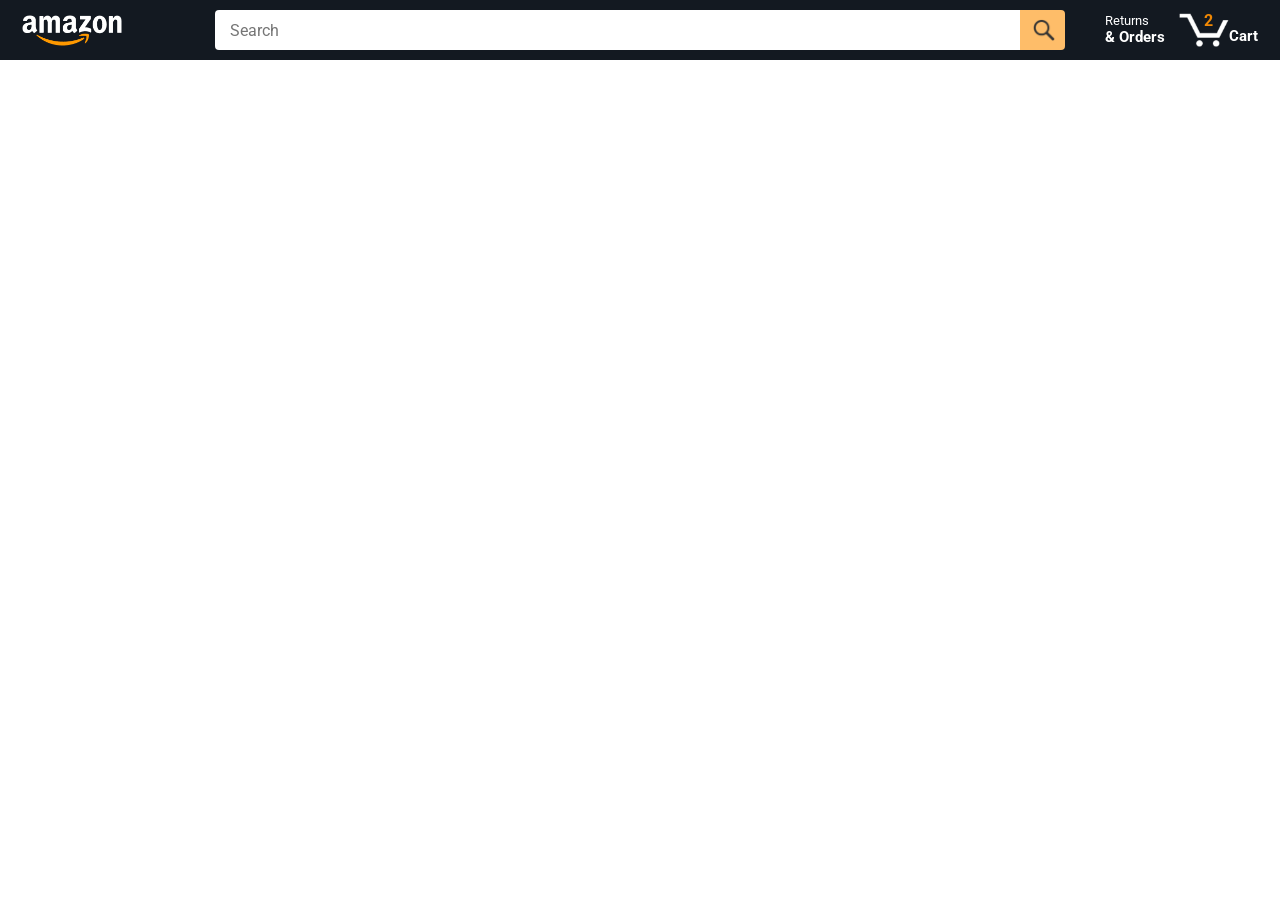
<file: index.html>
<!DOCTYPE html>
<html>
  <head>
    <title>Amazon Project</title>

    <!-- This code is needed for responsive design to work.
      (Responsive design = make the website look good on
      smaller screen sizes like a phone or a tablet). -->
    <meta name="viewport" content="width=device-width, initial-scale=1">

    <!-- Load a font called Roboto from Google Fonts. -->
    <link rel="preconnect" href="https://fonts.googleapis.com">
    <link rel="preconnect" href="https://fonts.gstatic.com" crossorigin>
    <link href="https://fonts.googleapis.com/css2?family=Roboto:wght@400;500;700&display=swap" rel="stylesheet">

    <!-- Here are the CSS files for this page. -->
    <link rel="stylesheet" href="styles/shared/general.css">
    <link rel="stylesheet" href="styles/shared/amazon-header.css">
    <link rel="stylesheet" href="styles/pages/amazon.css">
  </head>
  <body>
    <div class="amazon-header">
      <div class="amazon-header-left-section">
        <a href="index.html" class="header-link">
          <img class="amazon-logo"
            src="images/amazon-logo-white.png">
          <img class="amazon-mobile-logo"
            src="images/amazon-mobile-logo-white.png">
        </a>
      </div>

      <div class="amazon-header-middle-section search-container">
        
        <input class="search-bar" type="text" placeholder="Search" autocomplete="on">

        <div class="suggestions"></div>

        <button class="search-button">
          <img class="search-icon" src="images/icons/search-icon.png">
        </button>
      </div>

      <div class="amazon-header-right-section">
        <a class="orders-link header-link" href="orders.html">
          <span class="returns-text">Returns</span>
          <span class="orders-text">& Orders</span>
        </a>

        <a class="cart-link header-link" href="checkout.html">
          <img class="cart-icon" src="images/icons/cart-icon.png">
          <div class="cart-quantity js-cart-quantity"></div>
          <div class="cart-text">Cart</div>
        </a>
      </div>
    </div>
    
    <div class="main">
      <div class="products-grid js-products-grid">
        
      </div>
    </div>

    <!-- <script src="data/products.js"></script> -->
    <script src="scripts/amazon.js" type="module"></script>
    <script src="scripts/searchBar.js" type="module"></script>
  </body>
</html>
</file>
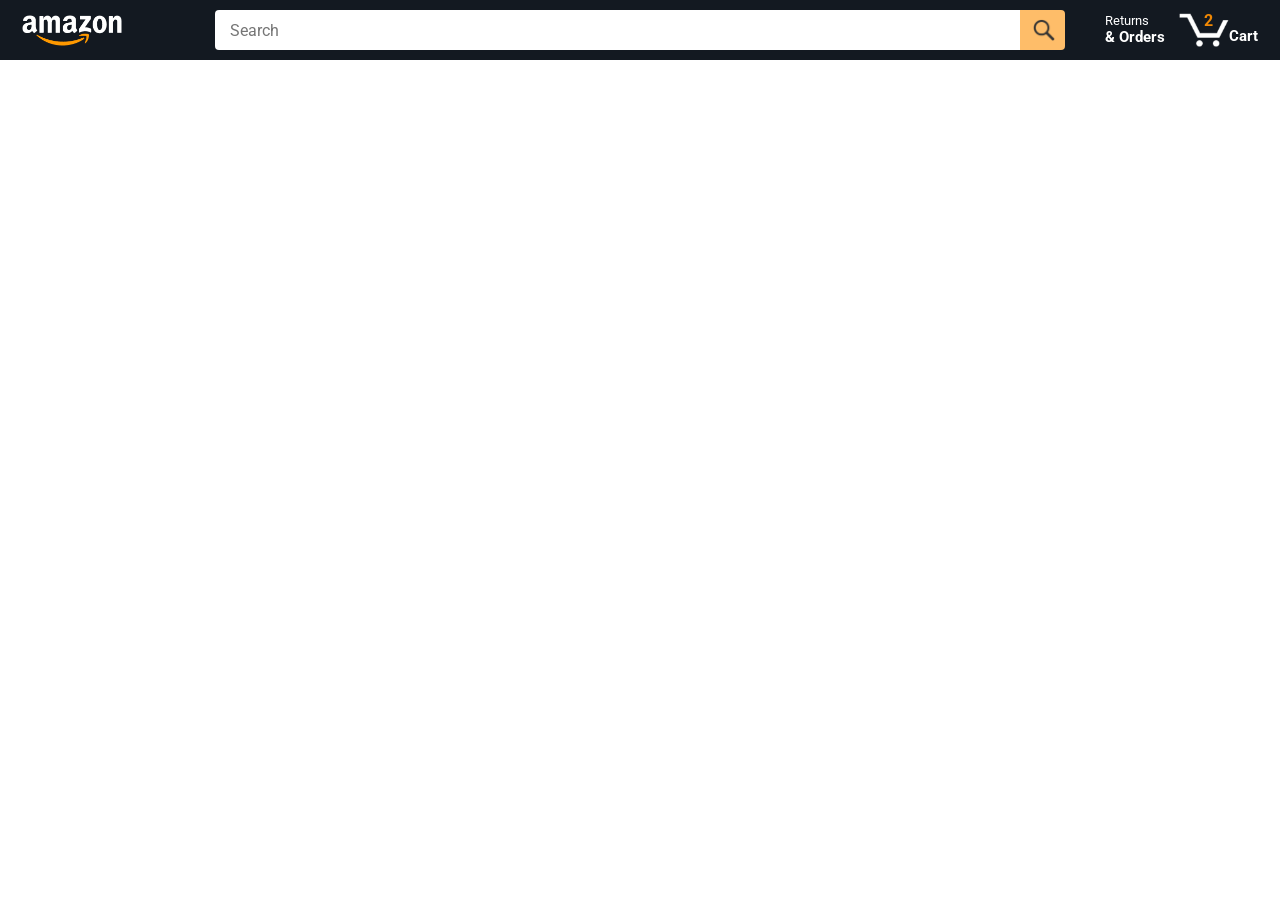
<file: amazon.html>
<!DOCTYPE html>
<html>
  <head>
    <title>Amazon Project</title>

    <!-- This code is needed for responsive design to work.
      (Responsive design = make the website look good on
      smaller screen sizes like a phone or a tablet). -->
    <meta name="viewport" content="width=device-width, initial-scale=1">

    <!-- Load a font called Roboto from Google Fonts. -->
    <link rel="preconnect" href="https://fonts.googleapis.com">
    <link rel="preconnect" href="https://fonts.gstatic.com" crossorigin>
    <link href="https://fonts.googleapis.com/css2?family=Roboto:wght@400;500;700&display=swap" rel="stylesheet">

    <!-- Here are the CSS files for this page. -->
    <link rel="stylesheet" href="styles/shared/general.css">
    <link rel="stylesheet" href="styles/shared/amazon-header.css">
    <link rel="stylesheet" href="styles/pages/amazon.css">
  </head>
  <body>
    <div class="amazon-header">
      <div class="amazon-header-left-section">
        <a href="amazon.html" class="header-link">
          <img class="amazon-logo"
            src="images/amazon-logo-white.png">
          <img class="amazon-mobile-logo"
            src="images/amazon-mobile-logo-white.png">
        </a>
      </div>

      <div class="amazon-header-middle-section">
        <input class="search-bar" type="text" placeholder="Search">

        <button class="search-button">
          <img class="search-icon" src="images/icons/search-icon.png">
        </button>
      </div>

      <div class="amazon-header-right-section">
        <a class="orders-link header-link" href="orders.html">
          <span class="returns-text">Returns</span>
          <span class="orders-text">& Orders</span>
        </a>

        <a class="cart-link header-link" href="checkout.html">
          <img class="cart-icon" src="images/icons/cart-icon.png">
          <div class="cart-quantity js-cart-quantity"></div>
          <div class="cart-text">Cart</div>
        </a>
      </div>
    </div>
    
    <div class="main">
      <div class="products-grid js-products-grid">
        
      </div>
    </div>

    <!-- <script src="data/products.js"></script> -->
    <script src="scripts/amazon.js" type="module"></script>
  </body>
</html>
</file>
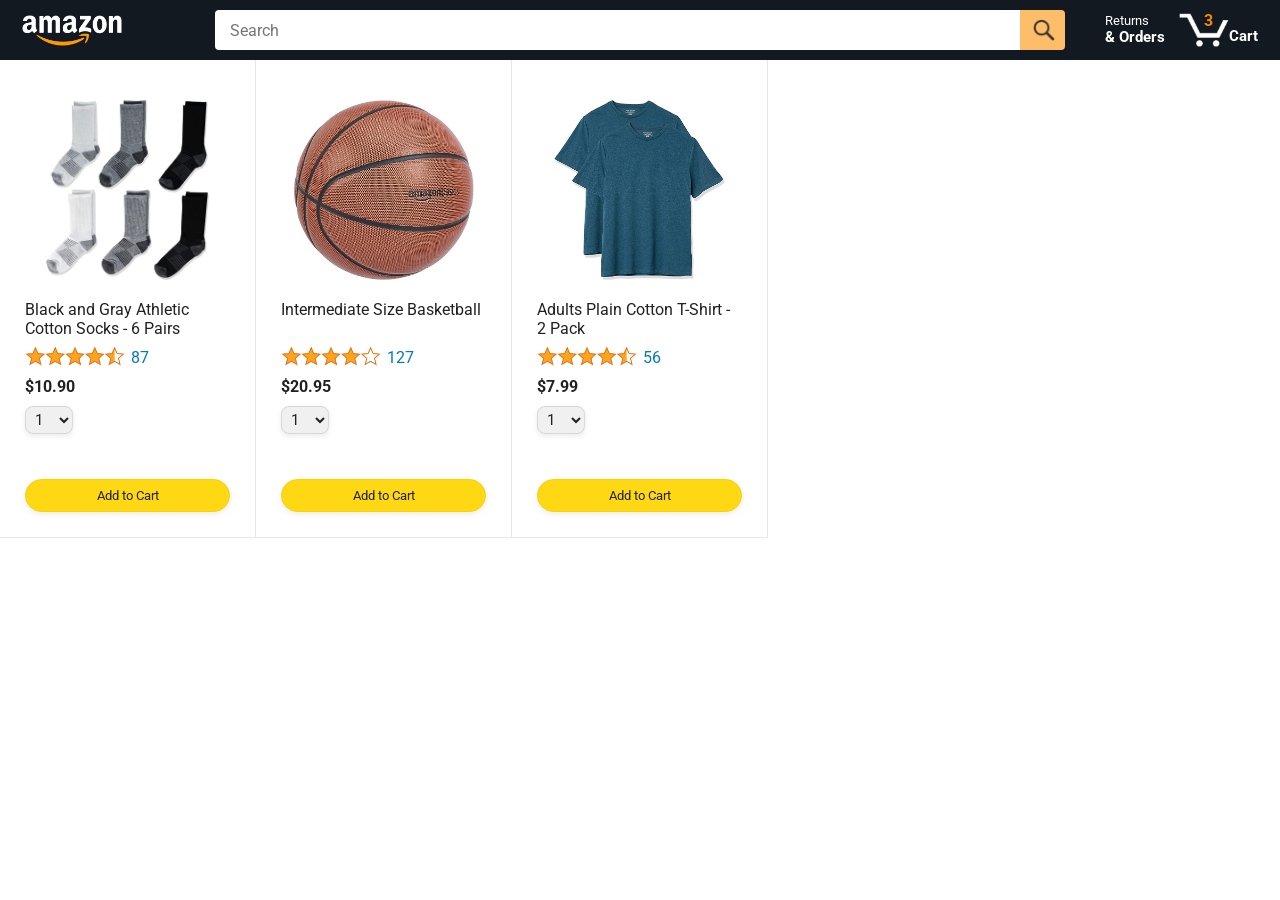
<file: javascript-amazon-project-main/amazon.html>
<!DOCTYPE html>
<html>
  <head>
    <title>Amazon Project</title>

    <!-- This code is needed for responsive design to work.
      (Responsive design = make the website look good on
      smaller screen sizes like a phone or a tablet). -->
    <meta name="viewport" content="width=device-width, initial-scale=1">

    <!-- Load a font called Roboto from Google Fonts. -->
    <link rel="preconnect" href="https://fonts.googleapis.com">
    <link rel="preconnect" href="https://fonts.gstatic.com" crossorigin>
    <link href="https://fonts.googleapis.com/css2?family=Roboto:wght@400;500;700&display=swap" rel="stylesheet">

    <!-- Here are the CSS files for this page. -->
    <link rel="stylesheet" href="styles/shared/general.css">
    <link rel="stylesheet" href="styles/shared/amazon-header.css">
    <link rel="stylesheet" href="styles/pages/amazon.css">
  </head>
  <body>
    <div class="amazon-header">
      <div class="amazon-header-left-section">
        <a href="amazon.html" class="header-link">
          <img class="amazon-logo"
            src="images/amazon-logo-white.png">
          <img class="amazon-mobile-logo"
            src="images/amazon-mobile-logo-white.png">
        </a>
      </div>

      <div class="amazon-header-middle-section">
        <input class="search-bar" type="text" placeholder="Search">

        <button class="search-button">
          <img class="search-icon" src="images/icons/search-icon.png">
        </button>
      </div>

      <div class="amazon-header-right-section">
        <a class="orders-link header-link" href="orders.html">
          <span class="returns-text">Returns</span>
          <span class="orders-text">& Orders</span>
        </a>

        <a class="cart-link header-link" href="checkout.html">
          <img class="cart-icon" src="images/icons/cart-icon.png">
          <div class="cart-quantity">3</div>
          <div class="cart-text">Cart</div>
        </a>
      </div>
    </div>
    
    <div class="main">
      <div class="products-grid">
        <div class="product-container">
          <div class="product-image-container">
            <img class="product-image"
              src="images/products/athletic-cotton-socks-6-pairs.jpg">
          </div>

          <div class="product-name limit-text-to-2-lines">
            Black and Gray Athletic Cotton Socks - 6 Pairs
          </div>

          <div class="product-rating-container">
            <img class="product-rating-stars"
              src="images/ratings/rating-45.png">
            <div class="product-rating-count link-primary">
              87
            </div>
          </div>

          <div class="product-price">
            $10.90
          </div>

          <div class="product-quantity-container">
            <select>
              <option selected value="1">1</option>
              <option value="2">2</option>
              <option value="3">3</option>
              <option value="4">4</option>
              <option value="5">5</option>
              <option value="6">6</option>
              <option value="7">7</option>
              <option value="8">8</option>
              <option value="9">9</option>
              <option value="10">10</option>
            </select>
          </div>

          <div class="product-spacer"></div>

          <div class="added-to-cart">
            <img src="images/icons/checkmark.png">
            Added
          </div>

          <button class="add-to-cart-button button-primary">
            Add to Cart
          </button>
        </div>

        <div class="product-container">
          <div class="product-image-container">
            <img class="product-image"
              src="images/products/intermediate-composite-basketball.jpg">
          </div>

          <div class="product-name limit-text-to-2-lines">
            Intermediate Size Basketball
          </div>

          <div class="product-rating-container">
            <img class="product-rating-stars"
              src="images/ratings/rating-40.png">
            <div class="product-rating-count link-primary">
              127
            </div>
          </div>

          <div class="product-price">
            $20.95
          </div>

          <div class="product-quantity-container">
            <select>
              <option selected value="1">1</option>
              <option value="2">2</option>
              <option value="3">3</option>
              <option value="4">4</option>
              <option value="5">5</option>
              <option value="6">6</option>
              <option value="7">7</option>
              <option value="8">8</option>
              <option value="9">9</option>
              <option value="10">10</option>
            </select>
          </div>

          <div class="product-spacer"></div>

          <div class="added-to-cart">
            <img src="images/icons/checkmark.png">
            Added
          </div>

          <button class="add-to-cart-button button-primary">
            Add to Cart
          </button>
        </div>

        <div class="product-container">
          <div class="product-image-container">
            <img class="product-image"
              src="images/products/adults-plain-cotton-tshirt-2-pack-teal.jpg">
          </div>

          <div class="product-name limit-text-to-2-lines">
            Adults Plain Cotton T-Shirt - 2 Pack
          </div>

          <div class="product-rating-container">
            <img class="product-rating-stars"
              src="images/ratings/rating-45.png">
            <div class="product-rating-count link-primary">
              56
            </div>
          </div>

          <div class="product-price">
            $7.99
          </div>

          <div class="product-quantity-container">
            <select>
              <option selected value="1">1</option>
              <option value="2">2</option>
              <option value="3">3</option>
              <option value="4">4</option>
              <option value="5">5</option>
              <option value="6">6</option>
              <option value="7">7</option>
              <option value="8">8</option>
              <option value="9">9</option>
              <option value="10">10</option>
            </select>
          </div>

          <div class="product-spacer"></div>

          <div class="added-to-cart">
            <img src="images/icons/checkmark.png">
            Added
          </div>

          <button class="add-to-cart-button button-primary">
            Add to Cart
          </button>
        </div>
      </div>
    </div>
  </body>
</html>
</file>
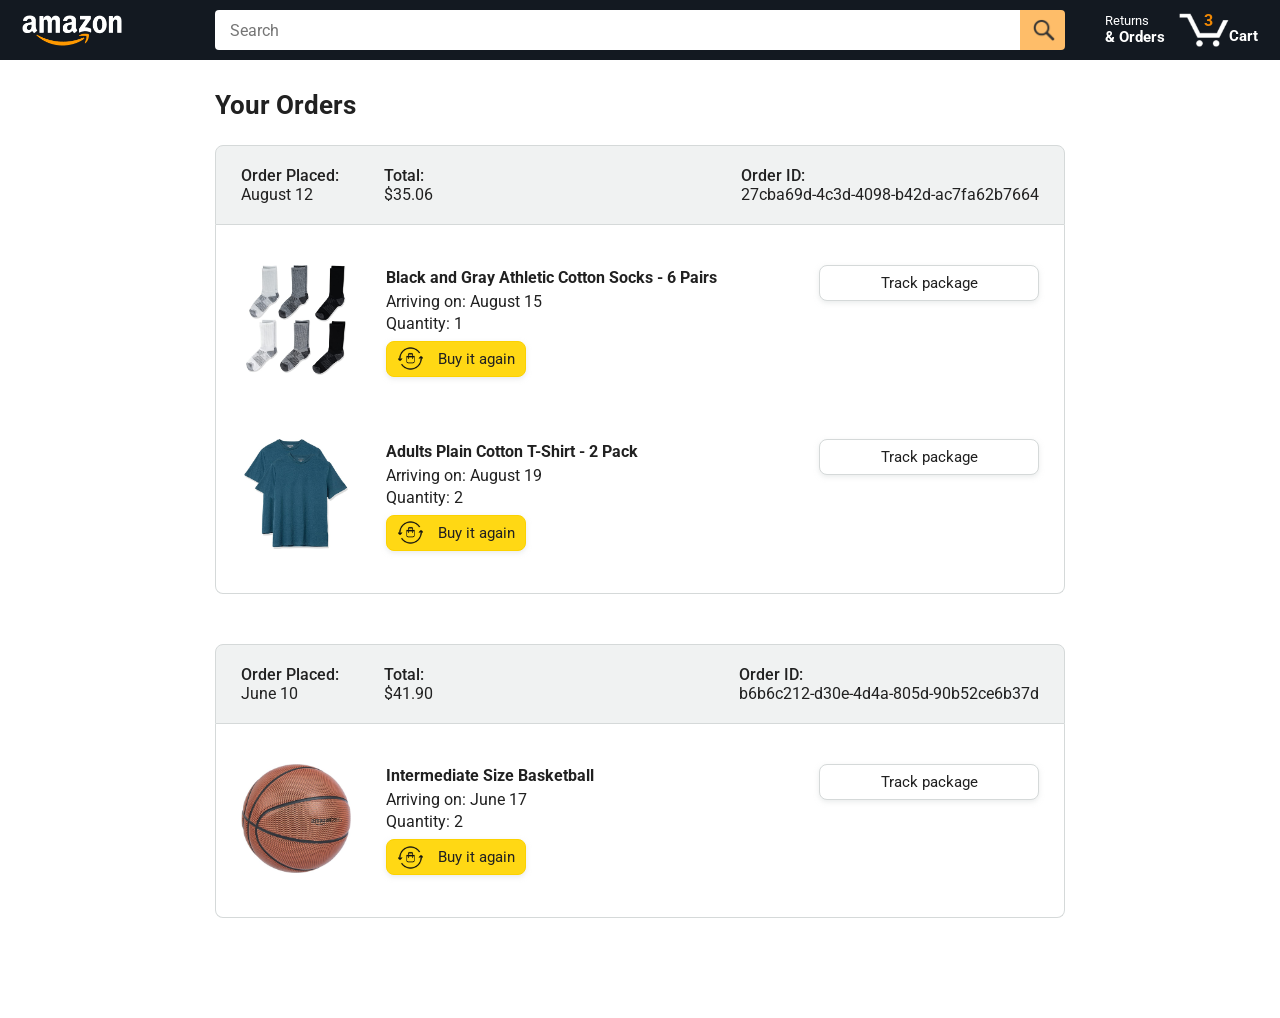
<file: javascript-amazon-project-main/orders.html>
<!DOCTYPE html>
<html>
  <head>
    <title>Orders</title>

    <!-- This code is needed for responsive design to work.
      (Responsive design = make the website look good on
      smaller screen sizes like a phone or a tablet). -->
    <meta name="viewport" content="width=device-width, initial-scale=1">

    <!-- Load a font called Roboto from Google Fonts. -->
    <link rel="preconnect" href="https://fonts.googleapis.com">
    <link rel="preconnect" href="https://fonts.gstatic.com" crossorigin>
    <link href="https://fonts.googleapis.com/css2?family=Roboto:wght@400;500;700&display=swap" rel="stylesheet">

    <!-- Here are the CSS files for this page. -->
    <link rel="stylesheet" href="styles/shared/general.css">
    <link rel="stylesheet" href="styles/shared/amazon-header.css">
    <link rel="stylesheet" href="styles/pages/orders.css">
  </head>
  <body>
    <div class="amazon-header">
      <div class="amazon-header-left-section">
        <a href="amazon.html" class="header-link">
          <img class="amazon-logo"
            src="images/amazon-logo-white.png">
          <img class="amazon-mobile-logo"
            src="images/amazon-mobile-logo-white.png">
        </a>
      </div>

      <div class="amazon-header-middle-section">
        <input class="search-bar" type="text" placeholder="Search">

        <button class="search-button">
          <img class="search-icon" src="images/icons/search-icon.png">
        </button>
      </div>

      <div class="amazon-header-right-section">
        <a class="orders-link header-link" href="orders.html">
          <span class="returns-text">Returns</span>
          <span class="orders-text">& Orders</span>
        </a>

        <a class="cart-link header-link" href="checkout.html">
          <img class="cart-icon" src="images/icons/cart-icon.png">
          <div class="cart-quantity">3</div>
          <div class="cart-text">Cart</div>
        </a>
      </div>
    </div>

    <div class="main">
      <div class="page-title">Your Orders</div>

      <div class="orders-grid">
        <div class="order-container">
          
          <div class="order-header">
            <div class="order-header-left-section">
              <div class="order-date">
                <div class="order-header-label">Order Placed:</div>
                <div>August 12</div>
              </div>
              <div class="order-total">
                <div class="order-header-label">Total:</div>
                <div>$35.06</div>
              </div>
            </div>

            <div class="order-header-right-section">
              <div class="order-header-label">Order ID:</div>
              <div>27cba69d-4c3d-4098-b42d-ac7fa62b7664</div>
            </div>
          </div>

          <div class="order-details-grid">
            <div class="product-image-container">
              <img src="images/products/athletic-cotton-socks-6-pairs.jpg">
            </div>

            <div class="product-details">
              <div class="product-name">
                Black and Gray Athletic Cotton Socks - 6 Pairs
              </div>
              <div class="product-delivery-date">
                Arriving on: August 15
              </div>
              <div class="product-quantity">
                Quantity: 1
              </div>
              <button class="buy-again-button button-primary">
                <img class="buy-again-icon" src="images/icons/buy-again.png">
                <span class="buy-again-message">Buy it again</span>
              </button>
            </div>

            <div class="product-actions">
              <a href="tracking.html">
                <button class="track-package-button button-secondary">
                  Track package
                </button>
              </a>
            </div>

            <div class="product-image-container">
              <img src="images/products/adults-plain-cotton-tshirt-2-pack-teal.jpg">
            </div>

            <div class="product-details">
              <div class="product-name">
                Adults Plain Cotton T-Shirt - 2 Pack
              </div>
              <div class="product-delivery-date">
                Arriving on: August 19
              </div>
              <div class="product-quantity">
                Quantity: 2
              </div>
              <button class="buy-again-button button-primary">
                <img class="buy-again-icon" src="images/icons/buy-again.png">
                <span class="buy-again-message">Buy it again</span>
              </button>
            </div>

            <div class="product-actions">
              <a href="tracking.html">
                <button class="track-package-button button-secondary">
                  Track package
                </button>
              </a>
            </div>
          </div>
        </div>

        <div class="order-container">

          <div class="order-header">
            <div class="order-header-left-section">
              <div class="order-date">
                <div class="order-header-label">Order Placed:</div>
                <div>June 10</div>
              </div>
              <div class="order-total">
                <div class="order-header-label">Total:</div>
                <div>$41.90</div>
              </div>
            </div>

            <div class="order-header-right-section">
              <div class="order-header-label">Order ID:</div>
              <div>b6b6c212-d30e-4d4a-805d-90b52ce6b37d</div>
            </div>
          </div>

          <div class="order-details-grid">
            <div class="product-image-container">
              <img src="images/products/intermediate-composite-basketball.jpg">
            </div>

            <div class="product-details">
              <div class="product-name">
                Intermediate Size Basketball
              </div>
              <div class="product-delivery-date">
                Arriving on: June 17
              </div>
              <div class="product-quantity">
                Quantity: 2
              </div>
              <button class="buy-again-button button-primary">
                <img class="buy-again-icon" src="images/icons/buy-again.png">
                <span class="buy-again-message">Buy it again</span>
              </button>
            </div>

            <div class="product-actions">
              <a href="tracking.html">
                <button class="track-package-button button-secondary">
                  Track package
                </button>
              </a>
            </div>
          </div>
        </div>
      </div>
    </div>
  </body>
</html>
</file>
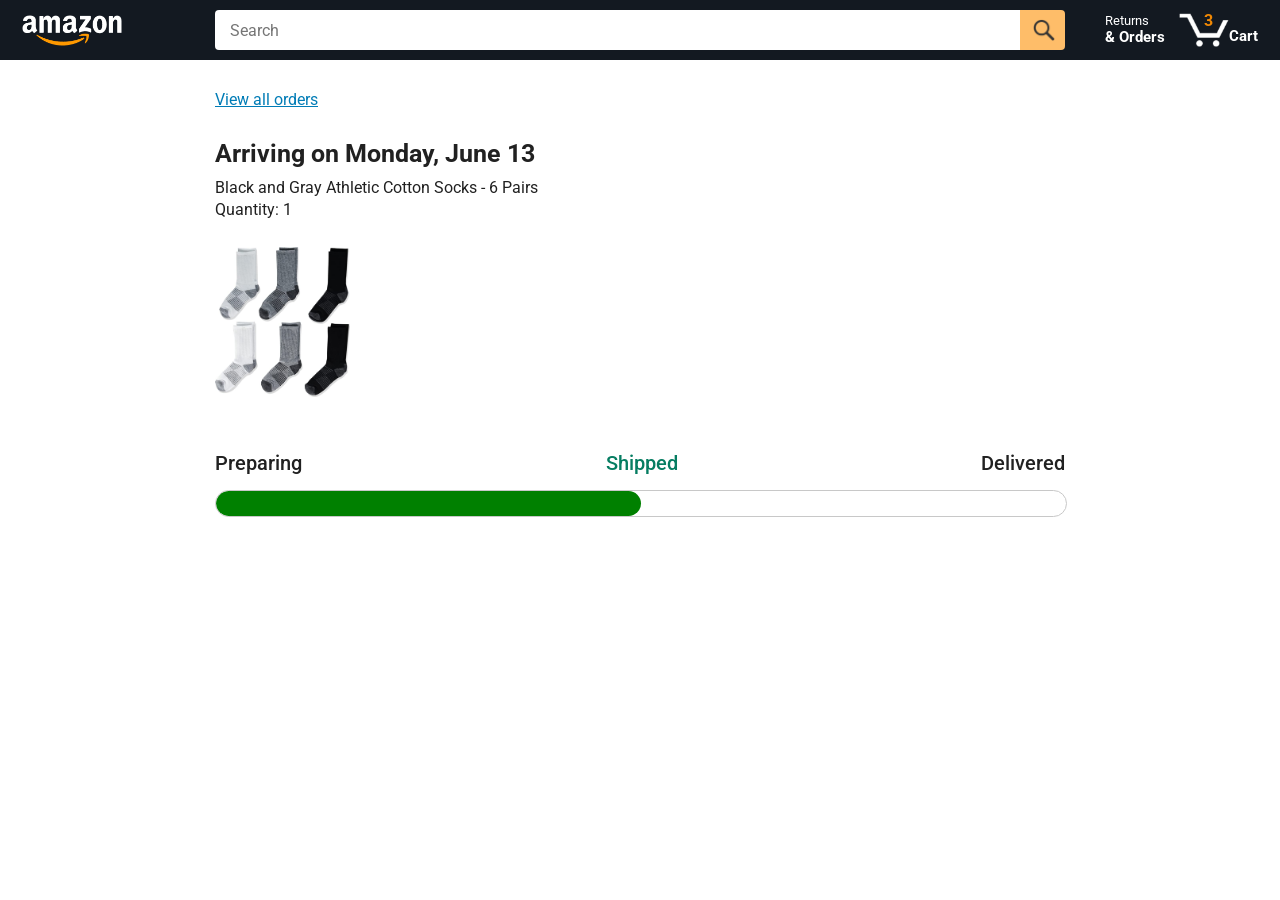
<file: javascript-amazon-project-main/tracking.html>
<!DOCTYPE html>
<html>
  <head>
    <title>Tracking</title>

    <!-- This code is needed for responsive design to work.
      (Responsive design = make the website look good on
      smaller screen sizes like a phone or a tablet). -->
    <meta name="viewport" content="width=device-width, initial-scale=1">

    <!-- Load a font called Roboto from Google Fonts. -->
    <link rel="preconnect" href="https://fonts.googleapis.com">
    <link rel="preconnect" href="https://fonts.gstatic.com" crossorigin>
    <link href="https://fonts.googleapis.com/css2?family=Roboto:wght@400;500;700&display=swap" rel="stylesheet">

    <!-- Here are the CSS files for this page. -->
    <link rel="stylesheet" href="styles/shared/general.css">
    <link rel="stylesheet" href="styles/shared/amazon-header.css">
    <link rel="stylesheet" href="styles/pages/tracking.css">
  </head>
  <body>
    <div class="amazon-header">
      <div class="amazon-header-left-section">
        <a href="amazon.html" class="header-link">
          <img class="amazon-logo"
            src="images/amazon-logo-white.png">
          <img class="amazon-mobile-logo"
            src="images/amazon-mobile-logo-white.png">
        </a>
      </div>

      <div class="amazon-header-middle-section">
        <input class="search-bar" type="text" placeholder="Search">

        <button class="search-button">
          <img class="search-icon" src="images/icons/search-icon.png">
        </button>
      </div>

      <div class="amazon-header-right-section">
        <a class="orders-link header-link" href="orders.html">
          <span class="returns-text">Returns</span>
          <span class="orders-text">& Orders</span>
        </a>

        <a class="cart-link header-link" href="checkout.html">
          <img class="cart-icon" src="images/icons/cart-icon.png">
          <div class="cart-quantity">3</div>
          <div class="cart-text">Cart</div>
        </a>
      </div>
    </div>

    <div class="main">
      <div class="order-tracking">
        <a class="back-to-orders-link link-primary" href="orders.html">
          View all orders
        </a>

        <div class="delivery-date">
          Arriving on Monday, June 13
        </div>

        <div class="product-info">
          Black and Gray Athletic Cotton Socks - 6 Pairs
        </div>

        <div class="product-info">
          Quantity: 1
        </div>

        <img class="product-image" src="images/products/athletic-cotton-socks-6-pairs.jpg">

        <div class="progress-labels-container">
          <div class="progress-label">
            Preparing
          </div>
          <div class="progress-label current-status">
            Shipped
          </div>
          <div class="progress-label">
            Delivered
          </div>
        </div>

        <div class="progress-bar-container">
          <div class="progress-bar"></div>
        </div>
      </div>
    </div>
  </body>
</html>
</file>
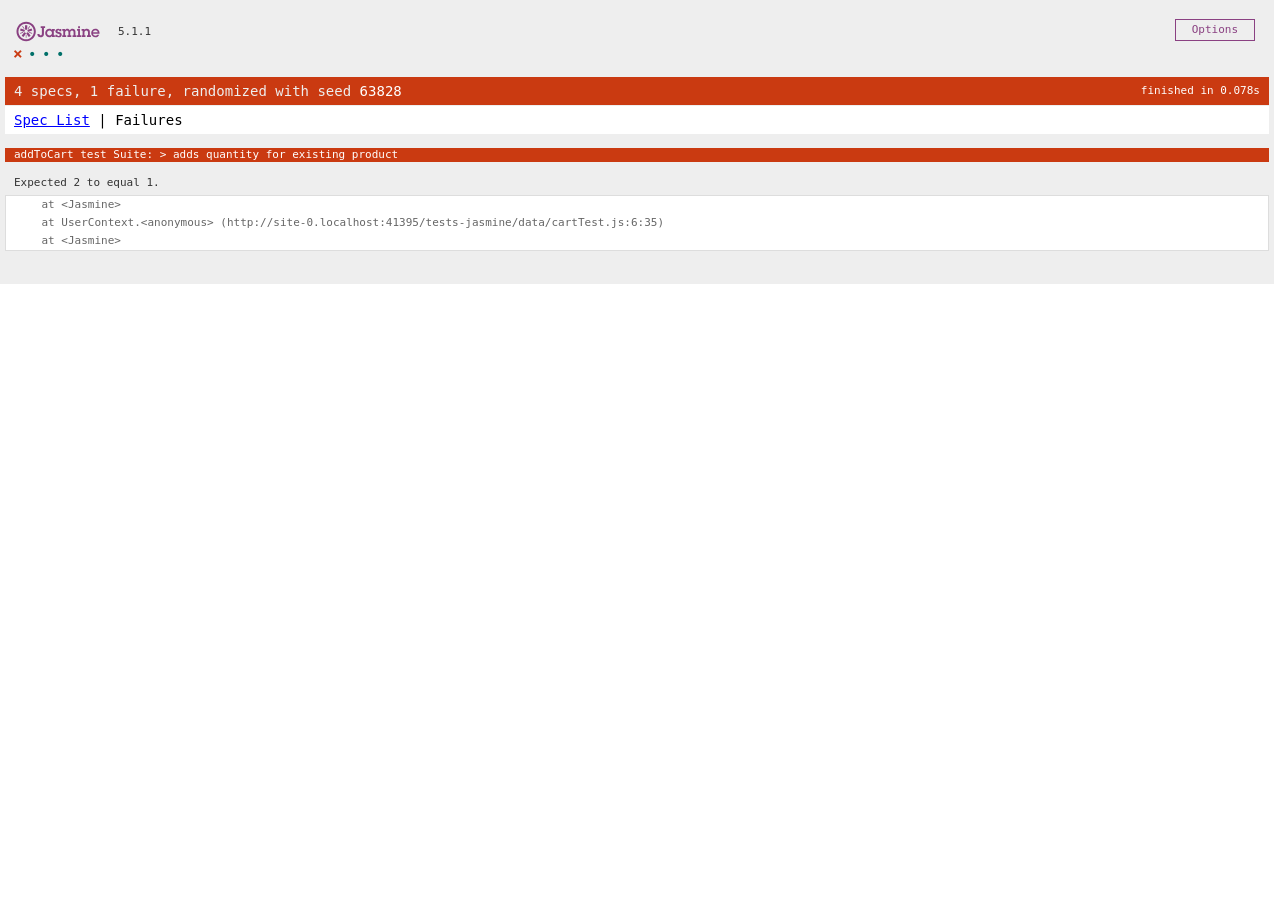
<file: tests-jasmine/tests.html>
<!DOCTYPE html>
<html>
<head>
  <meta charset="utf-8">
  <title>Jasmine Spec Runner v5.1.1</title>

  <link rel="shortcut icon" type="image/png" href="lib/jasmine-5.1.1/jasmine_favicon.png">
  <link rel="stylesheet" href="lib/jasmine-5.1.1/jasmine.css">

  <script src="lib/jasmine-5.1.1/jasmine.js"></script>
  <script src="lib/jasmine-5.1.1/jasmine-html.js"></script>
  <script src="lib/jasmine-5.1.1/boot0.js"></script>
  <!-- optional: include a file here that configures the Jasmine env -->
  <script src="lib/jasmine-5.1.1/boot1.js"></script>


  <script src="utils/moneyTest.js" type="module"></script>
  <script type="module" src="data/cartTest.js"></script>

</head>

<body>
</body>
</html>
</file>
<file: styles/shared/general.css>
body {
  font-family: Roboto, Arial;
  color: rgb(33, 33, 33);
  /* The <body> element has a default margin of 8px
     on all sides. This removes the default margins. */
  margin: 0;
}

/* <p> elements have a default margin on the top
   and bottom. This removes the default margins. */
p {
  margin: 0;
}

button {
  cursor: pointer;
}

select {
  cursor: pointer;
}

input, select, button {
  font-family: Roboto, Arial;
}

.button-primary {
  color: rgb(33, 33, 33);
  background-color: rgb(255, 216, 20);
  border: 1px solid rgb(252, 210, 0);
  border-radius: 8px;
  cursor: pointer;
  box-shadow: 0 2px 5px rgba(213, 217, 217, 0.5);
}

.button-primary:hover {
  background-color: rgb(247, 202, 0);
  border: 1px solid rgb(242, 194, 0);
}

.button-primary:active {
  background: rgb(255, 216, 20);
  border-color: rgb(252, 210, 0);
  box-shadow: none;
}

.button-secondary {
  color: rgb(33, 33, 33);
  background: white;
  border: 1px solid rgb(213, 217, 217);
  border-radius: 8px;
  cursor: pointer;
  box-shadow: 0 2px 5px rgba(213, 217, 217, 0.5);
}

.button-secondary:hover {
  background-color: rgb(247, 250, 250);
}

.button-secondary:active {
  background-color: rgb(237, 253, 255);
  box-shadow: none;
}

/* These styles will limit text to 2 lines. Anything
   beyond 2 lines will be replaced with "..."
   You can find this code by using an A.I. tool or by
   searching in Google.
   https://css-tricks.com/almanac/properties/l/line-clamp/ */
.limit-text-to-2-lines {
  display: -webkit-box;
  -webkit-line-clamp: 2;
  -webkit-box-orient: vertical;
  overflow: hidden;
}

.link-primary {
  color: rgb(1, 124, 182);
  cursor: pointer;
}

.link-primary:hover {
  color: rgb(196, 80, 0);
}

/* Styles for dropdown selectors. */
select {
  color: rgb(33, 33, 33);
  background-color: rgb(240, 240, 240);
  border: 1px solid rgb(213, 217, 217);
  border-radius: 8px;
  padding: 3px 5px;
  font-size: 15px;
  cursor: pointer;
  box-shadow: 0 2px 5px rgba(213, 217, 217, 0.5);
}

select:focus,
input:focus {
  outline: 2px solid rgb(255, 153, 0);
}
</file>
<file: styles/shared/amazon-header.css>
.amazon-header {
  background-color: rgb(19, 25, 33);
  color: white;
  padding-left: 15px;
  padding-right: 15px;

  display: flex;
  align-items: center;
  justify-content: space-between;

  position: fixed;
  top: 0;
  left: 0;
  right: 0;
  height: 60px;
}

.amazon-header-left-section {
  width: 180px;
}

@media (max-width: 800px) {
  .amazon-header-left-section {
    width: unset;
  }
}

.header-link {
  display: inline-block;
  padding: 6px;
  border-radius: 2px;
  cursor: pointer;
  text-decoration: none;
  border: 1px solid rgba(0, 0, 0, 0);
}

.header-link:hover {
  border: 1px solid white;
}

.amazon-logo {
  width: 100px;
  margin-top: 5px;
}

.amazon-mobile-logo {
  display: none;
}

@media (max-width: 575px) {
  .amazon-logo {
    display: none;
  }

  .amazon-mobile-logo {
    display: block;
    height: 35px;
    margin-top: 5px;
  }
}

.amazon-header-middle-section {
  flex: 1;
  max-width: 850px;
  margin-left: 10px;
  margin-right: 10px;
  display: flex;
}

.search-bar {
  flex: 1;
  width: 0;
  font-size: 16px;
  height: 38px;
  padding-left: 15px;
  border: none;
  border-top-left-radius: 4px;
  border-bottom-left-radius: 4px;
  border-top-right-radius: 0;
  border-bottom-right-radius: 0;
}
.search-bar:focus{
  outline: none;
}

.search-button {
  background-color: rgb(254, 189, 105);
  border: none;
  width: 45px;
  height: 40px;
  border-top-right-radius: 4px;
  border-bottom-right-radius: 4px;
  flex-shrink: 0;
}

.search-icon {
  height: 22px;
  margin-left: 2px;
  margin-top: 3px;
}

.amazon-header-right-section {
  width: 180px;
  flex-shrink: 0;
  display: flex;
  justify-content: end;
}

.orders-link {
  color: white;
}

.returns-text {
  display: block;
  font-size: 13px;
}

.orders-text {
  display: block;
  font-size: 15px;
  font-weight: 700;
}

.cart-link {
  color: white;
  display: flex;
  align-items: center;
  position: relative;
}

.cart-icon {
  width: 50px;
}

.cart-text {
  margin-top: 12px;
  font-size: 15px;
  font-weight: 700;
}

.cart-quantity {
  color: rgb(240, 136, 4);
  font-size: 16px;
  font-weight: 700;

  position: absolute;
  top: 4px;
  left: 22px;
  
  width: 26px;
  text-align: center;
}
.order-quantity {
  font-size: 15px;
  font-weight: bolder;

  position: absolute;
  top: 7px;
  left: 20px;
  
  width: 15px;
  text-align: center;
  background-color: rgb(180, 95, 10);
  color: #ffffff;
  padding: 2px 6px;
  border-radius: 2px 5px 0px 0px;
  display: inline-block;
  text-align: center;

}

.delivery-icon{
  height: 40px;
  width : 80px;
  border-radius: 5px;
}
</file>
<file: styles/pages/amazon.css>
.main {
  margin-top: 60px;
}

.products-grid {
  display: grid;

  /* - In CSS Grid, 1fr means a column will take up the
       remaining space in the grid.
     - If we write 1fr 1fr ... 1fr; 8 times, this will
       divide the grid into 8 columns, each taking up an
       equal amount of the space.
     - repeat(8, 1fr); is a shortcut for repeating "1fr"
       8 times (instead of typing out "1fr" 8 times).
       repeat(...) is a special property that works with
       display: grid; */
  grid-template-columns: repeat(8, 1fr);
}

/* @media is used to create responsive design (making the
   website look good on any screen size). This @media
   means when the screen width is 2000px or less, we
   will divide the grid into 7 columns instead of 8. */
@media (max-width: 2000px) {
  .products-grid {
    grid-template-columns: repeat(7, 1fr);
  }
}

/* This @media means when the screen width is 1600px or
   less, we will divide the grid into 6 columns. */
@media (max-width: 1600px) {
  .products-grid {
    grid-template-columns: repeat(6, 1fr);
  }
}

@media (max-width: 1300px) {
  .products-grid {
    grid-template-columns: repeat(5, 1fr);
  }
}

@media (max-width: 1000px) {
  .products-grid {
    grid-template-columns: repeat(4, 1fr);
  }
}

@media (max-width: 800px) {
  .products-grid {
    grid-template-columns: repeat(3, 1fr);
  }
}

@media (max-width: 575px) {
  .products-grid {
    grid-template-columns: repeat(2, 1fr);
  }
}

@media (max-width: 450px) {
  .products-grid {
    grid-template-columns: 1fr;
  }
  .icon{
    display: none;
  }
  .searchText{
    font-size: 14px;
  }
}

.product-container {
  padding-top: 40px;
  padding-bottom: 25px;
  padding-left: 25px;
  padding-right: 25px;

  border-right: 1px solid rgb(231, 231, 231);
  border-bottom: 1px solid rgb(231, 231, 231);

  display: flex;
  flex-direction: column;
}

.product-image-container {
  display: flex;
  justify-content: center;
  align-items: center;

  height: 180px;
  margin-bottom: 20px;
}

.product-image {
  /* Images will overflow their container by default. To
    prevent this, we set max-width and max-height to 100%
    so they stay inside their container. */
  max-width: 100%;
  max-height: 100%;
}

.product-name {
  height: 40px;
  margin-bottom: 5px;
}

.product-rating-container {
  display: flex;
  align-items: center;
  margin-bottom: 10px;
}

.product-rating-stars {
  width: 100px;
  margin-right: 6px;
}

.product-rating-count {
  color: rgb(1, 124, 182);
  cursor: pointer;
  margin-top: 3px;
}

.product-price {
  font-weight: 700;
  margin-bottom: 10px;
}

.product-quantity-container {
  margin-bottom: 17px;
}

.product-spacer {
  flex: 1;
}

.added-to-cart {
  color: rgb(6, 125, 98);
  font-size: 16px;
  display: flex;
  align-items: center;
  margin-bottom: 8px;
  opacity: 0;
}
.display-added{
  color: rgb(6, 125, 98);
  font-size: 16px;
  display: flex;
  align-items: center;
  margin-bottom: 8px;
  opacity: 1;
}

.added-to-cart img {
  height: 20px;
  margin-right: 5px;
}

.add-to-cart-button {
  width: 100%;
  padding: 8px;
  border-radius: 50px;
}

.extraInfoLink{
  display: none;
}
.product-container:hover .extraInfoLink{
  display: initial;
  transition: all 0.35 ease-in-out;
}

.search-container{
 position:relative;
}

.suggestions{
  position:absolute;
  top: 48px;
  left:0;
  width:100%;
  max-height: 500px;
  background:rgb(220, 190, 40);
  border-radius:18px;
  overflow-y: scroll;
  display:none;
}

.suggestions.show{
  display:block;
}

.suggestion{
  height:48px;
  display:flex;
  align-items:center;
  gap:15px;
  padding:0 18px;
  cursor:pointer;
  color:black;
  transition:background .15s;
}

.suggestion:hover,
.suggestion.active{
  background:rgb(248, 218, 84);
}

.icon{
  font-size:18px;
  opacity:.8;
}

.skeleton {
  pointer-events: none;
}

.image-skeleton,
.text-skeleton,
.button-skeleton {
  background: #e0e0e0;
  position: relative;
  overflow: hidden;
}

.image-skeleton {
  width: 100%;
  height: 220px;
  border-radius: 8px;
}

.title {
  width: 90%;
  height: 18px;
  margin-top: 15px;
  border-radius: 4px;
}

.rating {
  width: 55%;
  height: 15px;
  margin-top: 10px;
  border-radius: 4px;
}

.price {
  width: 35%;
  height: 18px;
  margin-top: 12px;
  border-radius: 4px;
}

.button-skeleton {
  width: 100%;
  height: 38px;
  margin-top: 20px;
  border-radius: 20px;
}
.image-skeleton::after,
.text-skeleton::after,
.button-skeleton::after {
  content: "";
  position: absolute;
  inset: 0;

  background: linear-gradient(
    90deg,
    transparent,
    rgba(255,255,255,0.7),
    transparent
  );

  transform: translateX(-100%);
  animation: shimmer 1.3s infinite;
}

@keyframes shimmer {

  100% {
    transform: translateX(100%);
  }

}
</file>
<file: javascript-amazon-project-main/styles/shared/general.css>
body {
  font-family: Roboto, Arial;
  color: rgb(33, 33, 33);
  /* The <body> element has a default margin of 8px
     on all sides. This removes the default margins. */
  margin: 0;
}

/* <p> elements have a default margin on the top
   and bottom. This removes the default margins. */
p {
  margin: 0;
}

button {
  cursor: pointer;
}

select {
  cursor: pointer;
}

input, select, button {
  font-family: Roboto, Arial;
}

.button-primary {
  color: rgb(33, 33, 33);
  background-color: rgb(255, 216, 20);
  border: 1px solid rgb(252, 210, 0);
  border-radius: 8px;
  cursor: pointer;
  box-shadow: 0 2px 5px rgba(213, 217, 217, 0.5);
}

.button-primary:hover {
  background-color: rgb(247, 202, 0);
  border: 1px solid rgb(242, 194, 0);
}

.button-primary:active {
  background: rgb(255, 216, 20);
  border-color: rgb(252, 210, 0);
  box-shadow: none;
}

.button-secondary {
  color: rgb(33, 33, 33);
  background: white;
  border: 1px solid rgb(213, 217, 217);
  border-radius: 8px;
  cursor: pointer;
  box-shadow: 0 2px 5px rgba(213, 217, 217, 0.5);
}

.button-secondary:hover {
  background-color: rgb(247, 250, 250);
}

.button-secondary:active {
  background-color: rgb(237, 253, 255);
  box-shadow: none;
}

/* These styles will limit text to 2 lines. Anything
   beyond 2 lines will be replaced with "..."
   You can find this code by using an A.I. tool or by
   searching in Google.
   https://css-tricks.com/almanac/properties/l/line-clamp/ */
.limit-text-to-2-lines {
  display: -webkit-box;
  -webkit-line-clamp: 2;
  -webkit-box-orient: vertical;
  overflow: hidden;
}

.link-primary {
  color: rgb(1, 124, 182);
  cursor: pointer;
}

.link-primary:hover {
  color: rgb(196, 80, 0);
}

/* Styles for dropdown selectors. */
select {
  color: rgb(33, 33, 33);
  background-color: rgb(240, 240, 240);
  border: 1px solid rgb(213, 217, 217);
  border-radius: 8px;
  padding: 3px 5px;
  font-size: 15px;
  cursor: pointer;
  box-shadow: 0 2px 5px rgba(213, 217, 217, 0.5);
}

select:focus,
input:focus {
  outline: 2px solid rgb(255, 153, 0);
}
</file>
<file: javascript-amazon-project-main/styles/shared/amazon-header.css>
.amazon-header {
  background-color: rgb(19, 25, 33);
  color: white;
  padding-left: 15px;
  padding-right: 15px;

  display: flex;
  align-items: center;
  justify-content: space-between;

  position: fixed;
  top: 0;
  left: 0;
  right: 0;
  height: 60px;
}

.amazon-header-left-section {
  width: 180px;
}

@media (max-width: 800px) {
  .amazon-header-left-section {
    width: unset;
  }
}

.header-link {
  display: inline-block;
  padding: 6px;
  border-radius: 2px;
  cursor: pointer;
  text-decoration: none;
  border: 1px solid rgba(0, 0, 0, 0);
}

.header-link:hover {
  border: 1px solid white;
}

.amazon-logo {
  width: 100px;
  margin-top: 5px;
}

.amazon-mobile-logo {
  display: none;
}

@media (max-width: 575px) {
  .amazon-logo {
    display: none;
  }

  .amazon-mobile-logo {
    display: block;
    height: 35px;
    margin-top: 5px;
  }
}

.amazon-header-middle-section {
  flex: 1;
  max-width: 850px;
  margin-left: 10px;
  margin-right: 10px;
  display: flex;
}

.search-bar {
  flex: 1;
  width: 0;
  font-size: 16px;
  height: 38px;
  padding-left: 15px;
  border: none;
  border-top-left-radius: 4px;
  border-bottom-left-radius: 4px;
  border-top-right-radius: 0;
  border-bottom-right-radius: 0;
}

.search-button {
  background-color: rgb(254, 189, 105);
  border: none;
  width: 45px;
  height: 40px;
  border-top-right-radius: 4px;
  border-bottom-right-radius: 4px;
  flex-shrink: 0;
}

.search-icon {
  height: 22px;
  margin-left: 2px;
  margin-top: 3px;
}

.amazon-header-right-section {
  width: 180px;
  flex-shrink: 0;
  display: flex;
  justify-content: end;
}

.orders-link {
  color: white;
}

.returns-text {
  display: block;
  font-size: 13px;
}

.orders-text {
  display: block;
  font-size: 15px;
  font-weight: 700;
}

.cart-link {
  color: white;
  display: flex;
  align-items: center;
  position: relative;
}

.cart-icon {
  width: 50px;
}

.cart-text {
  margin-top: 12px;
  font-size: 15px;
  font-weight: 700;
}

.cart-quantity {
  color: rgb(240, 136, 4);
  font-size: 16px;
  font-weight: 700;

  position: absolute;
  top: 4px;
  left: 22px;
  
  width: 26px;
  text-align: center;
}
</file>
<file: javascript-amazon-project-main/styles/pages/amazon.css>
.main {
  margin-top: 60px;
}

.products-grid {
  display: grid;

  /* - In CSS Grid, 1fr means a column will take up the
       remaining space in the grid.
     - If we write 1fr 1fr ... 1fr; 8 times, this will
       divide the grid into 8 columns, each taking up an
       equal amount of the space.
     - repeat(8, 1fr); is a shortcut for repeating "1fr"
       8 times (instead of typing out "1fr" 8 times).
       repeat(...) is a special property that works with
       display: grid; */
  grid-template-columns: repeat(8, 1fr);
}

/* @media is used to create responsive design (making the
   website look good on any screen size). This @media
   means when the screen width is 2000px or less, we
   will divide the grid into 7 columns instead of 8. */
@media (max-width: 2000px) {
  .products-grid {
    grid-template-columns: repeat(7, 1fr);
  }
}

/* This @media means when the screen width is 1600px or
   less, we will divide the grid into 6 columns. */
@media (max-width: 1600px) {
  .products-grid {
    grid-template-columns: repeat(6, 1fr);
  }
}

@media (max-width: 1300px) {
  .products-grid {
    grid-template-columns: repeat(5, 1fr);
  }
}

@media (max-width: 1000px) {
  .products-grid {
    grid-template-columns: repeat(4, 1fr);
  }
}

@media (max-width: 800px) {
  .products-grid {
    grid-template-columns: repeat(3, 1fr);
  }
}

@media (max-width: 575px) {
  .products-grid {
    grid-template-columns: repeat(2, 1fr);
  }
}

@media (max-width: 450px) {
  .products-grid {
    grid-template-columns: 1fr;
  }
}

.product-container {
  padding-top: 40px;
  padding-bottom: 25px;
  padding-left: 25px;
  padding-right: 25px;

  border-right: 1px solid rgb(231, 231, 231);
  border-bottom: 1px solid rgb(231, 231, 231);

  display: flex;
  flex-direction: column;
}

.product-image-container {
  display: flex;
  justify-content: center;
  align-items: center;

  height: 180px;
  margin-bottom: 20px;
}

.product-image {
  /* Images will overflow their container by default. To
    prevent this, we set max-width and max-height to 100%
    so they stay inside their container. */
  max-width: 100%;
  max-height: 100%;
}

.product-name {
  height: 40px;
  margin-bottom: 5px;
}

.product-rating-container {
  display: flex;
  align-items: center;
  margin-bottom: 10px;
}

.product-rating-stars {
  width: 100px;
  margin-right: 6px;
}

.product-rating-count {
  color: rgb(1, 124, 182);
  cursor: pointer;
  margin-top: 3px;
}

.product-price {
  font-weight: 700;
  margin-bottom: 10px;
}

.product-quantity-container {
  margin-bottom: 17px;
}

.product-spacer {
  flex: 1;
}

.added-to-cart {
  color: rgb(6, 125, 98);
  font-size: 16px;
  display: flex;
  align-items: center;
  margin-bottom: 8px;
  opacity: 0;
}
.display-added{
  color: rgb(6, 125, 98);
  font-size: 16px;
  display: flex;
  align-items: center;
  margin-bottom: 8px;
  opacity: 1;
}

.added-to-cart img {
  height: 20px;
  margin-right: 5px;
}

.add-to-cart-button {
  width: 100%;
  padding: 8px;
  border-radius: 50px;
}
</file>
<file: javascript-amazon-project-main/styles/pages/orders.css>
.main {
  max-width: 850px;
  margin-top: 90px;
  margin-bottom: 100px;
  padding-left: 20px;
  padding-right: 20px;

  /* margin-left: auto;
     margin-right auto;
     Is a trick for centering an element horizontally
     without needing a container. */
  margin-left: auto;
  margin-right: auto;
}

.page-title {
  font-weight: 700;
  font-size: 26px;
  margin-bottom: 25px;
}

.orders-grid {
  display: grid;
  grid-template-columns: 1fr;
  row-gap: 50px;
}

.order-header {
  background-color: rgb(240, 242, 242);
  border: 1px solid rgb(213, 217, 217);

  display: flex;
  align-items: center;
  justify-content: space-between;

  padding: 20px 25px;
  border-top-left-radius: 8px;
  border-top-right-radius: 8px;
}

.order-header-left-section {
  display: flex;
  flex-shrink: 0;
}

.order-header-label {
  font-weight: 500;
}

.order-date,
.order-total {
  margin-right: 45px;
}

.order-header-right-section {
  flex-shrink: 1;
}

@media (max-width: 575px) {
  .order-header {
    flex-direction: column;
    align-items: start;
    line-height: 23px;
    padding: 15px;
  }

  .order-header-left-section {
    flex-direction: column;
  }

  .order-header-label {
    margin-right: 5px;
  }

  .order-date,
  .order-total {
    display: grid;
    grid-template-columns: auto 1fr;
    margin-right: 0;
  }

  .order-header-right-section {
    display: grid;
    grid-template-columns: auto 1fr;
  }
}

.order-details-grid {
  padding: 40px 25px;
  border: 1px solid rgb(213, 217, 217);
  border-top: none;
  border-bottom-left-radius: 8px;
  border-bottom-right-radius: 8px;

  display: grid;
  grid-template-columns: 110px 1fr 220px;
  column-gap: 35px;
  row-gap: 60px;
  align-items: center;
}

@media (max-width: 800px) {
  .order-details-grid {
    grid-template-columns: 110px 1fr;
    row-gap: 0;
    padding-bottom: 8px;
  }
}

@media (max-width: 450px) {
  .order-details-grid {
    grid-template-columns: 1fr;
  }
}

.product-image-container {
  text-align: center;
}

.product-image-container img {
  max-width: 110px;
  max-height: 110px;
}

.product-name {
  font-weight: 700;
  margin-bottom: 5px;
}

.product-delivery-date {
  margin-bottom: 3px;
}

.product-quantity {
  margin-bottom: 8px;
}

.buy-again-button {
  font-size: 15px;
  width: 140px;
  height: 36px;
  border-radius: 8px;

  display: flex;
  align-items: center;
  justify-content: center;
}

.buy-again-icon {
  width: 25px;
  margin-right: 15px;
}

.product-actions {
  align-self: start;
}

.track-package-button {
  width: 100%;
  font-size: 15px;
  padding: 8px;
}

@media (max-width: 800px) {
  .buy-again-button {
    margin-bottom: 10px;
  }

  .product-actions {
    /* grid-column: 2 means this element will be placed
       in column 2 in the grid. (Normally, the column that
       an element is placed in is determined by the order
       of the elements in the HTML. grid-column overrides
       this default ordering). */
    grid-column: 2;
    margin-bottom: 30px;
  }

  .track-package-button {
    width: 140px;
  }
}

@media (max-width: 450px) {
  .product-image-container {
    text-align: center;
    margin-bottom: 25px;
  }

  .product-image-container img {
    max-width: 150px;
    max-height: 150px;
  }

  .product-name {
    margin-bottom: 10px;
  }

  .product-quantity {
    margin-bottom: 15px;
  }

  .buy-again-button {
    width: 100%;
    margin-bottom: 15px;
  }

  .product-actions {
    /* grid-column: auto; undos grid-column: 2; from above.
       This element will now be placed in its normal column
       in the grid. */
    grid-column: auto;
    margin-bottom: 70px;
  }

  .track-package-button {
    width: 100%;
    padding: 12px;
  }
}
</file>
<file: javascript-amazon-project-main/styles/pages/tracking.css>
.main {
  max-width: 850px;
  margin-top: 90px;
  margin-bottom: 100px;
  padding-left: 30px;
  padding-right: 30px;

  /* margin-left: auto;
     margin-right auto;
     Is a trick for centering an element horizontally
     without needing a container. */
  margin-left: auto;
  margin-right: auto;
}

.back-to-orders-link {
  display: inline-block;
  margin-bottom: 30px;
}

.delivery-date {
  font-size: 25px;
  font-weight: 700;
  margin-bottom: 10px;
}

.product-info {
  margin-bottom: 3px;
}

.product-image {
  max-width: 150px;
  max-height: 150px;
  margin-top: 25px;
  margin-bottom: 50px;
}

.progress-labels-container {
  display: flex;
  justify-content: space-between;
  font-size: 20px;
  font-weight: 500;
  margin-bottom: 15px;
}

.current-status {
  color: rgb(6, 125, 98);
}

@media (max-width: 575px) {
  .progress-labels-container {
    font-size: 16px;
  }
}

@media (max-width: 450px) {
  .progress-labels-container {
    flex-direction: column;
    margin-bottom: 5px;
  }

  .progress-label {
    margin-bottom: 3px;
  }
}

.progress-bar-container {
  height: 25px;
  width: 100%;

  border: 1px solid rgb(200, 200, 200);
  border-radius: 50px;
  overflow: hidden;
}

.progress-bar {
  height: 100%;
  background-color: green;
  border-radius: 50px;
  width: 50%;
}
</file>
<file: tests-jasmine/lib/jasmine-5.1.1/jasmine.css>
@charset "UTF-8";
body {
  overflow-y: scroll;
}

.jasmine_html-reporter {
  width: 100%;
  background-color: #eee;
  padding: 5px;
  margin: -8px;
  font-size: 11px;
  font-family: Monaco, "Lucida Console", monospace;
  line-height: 14px;
  color: #333;
}
.jasmine_html-reporter a {
  text-decoration: none;
}
.jasmine_html-reporter a:hover {
  text-decoration: underline;
}
.jasmine_html-reporter p, .jasmine_html-reporter h1, .jasmine_html-reporter h2, .jasmine_html-reporter h3, .jasmine_html-reporter h4, .jasmine_html-reporter h5, .jasmine_html-reporter h6 {
  margin: 0;
  line-height: 14px;
}
.jasmine_html-reporter .jasmine-banner,
.jasmine_html-reporter .jasmine-symbol-summary,
.jasmine_html-reporter .jasmine-summary,
.jasmine_html-reporter .jasmine-result-message,
.jasmine_html-reporter .jasmine-spec .jasmine-description,
.jasmine_html-reporter .jasmine-spec-detail .jasmine-description,
.jasmine_html-reporter .jasmine-alert .jasmine-bar,
.jasmine_html-reporter .jasmine-stack-trace {
  padding-left: 9px;
  padding-right: 9px;
}
.jasmine_html-reporter .jasmine-banner {
  position: relative;
}
.jasmine_html-reporter .jasmine-banner .jasmine-title {
  background: url("[data-uri]") no-repeat;
  background: url("[data-uri]") no-repeat, none;
  background-size: 100%;
  display: block;
  float: left;
  width: 90px;
  height: 25px;
}
.jasmine_html-reporter .jasmine-banner .jasmine-version {
  margin-left: 14px;
  position: relative;
  top: 6px;
}
.jasmine_html-reporter #jasmine_content {
  position: fixed;
  right: 100%;
}
.jasmine_html-reporter .jasmine-banner {
  margin-top: 14px;
}
.jasmine_html-reporter .jasmine-duration {
  color: #fff;
  float: right;
  line-height: 28px;
  padding-right: 9px;
}
.jasmine_html-reporter .jasmine-symbol-summary {
  overflow: hidden;
  margin: 14px 0;
}
.jasmine_html-reporter .jasmine-symbol-summary li {
  display: inline-block;
  height: 10px;
  width: 14px;
  font-size: 16px;
}
.jasmine_html-reporter .jasmine-symbol-summary li.jasmine-passed {
  font-size: 14px;
}
.jasmine_html-reporter .jasmine-symbol-summary li.jasmine-passed:before {
  color: #007069;
  content: "•";
}
.jasmine_html-reporter .jasmine-symbol-summary li.jasmine-failed {
  line-height: 9px;
}
.jasmine_html-reporter .jasmine-symbol-summary li.jasmine-failed:before {
  color: #ca3a11;
  content: "×";
  font-weight: bold;
  margin-left: -1px;
}
.jasmine_html-reporter .jasmine-symbol-summary li.jasmine-excluded {
  font-size: 14px;
}
.jasmine_html-reporter .jasmine-symbol-summary li.jasmine-excluded:before {
  color: #bababa;
  content: "•";
}
.jasmine_html-reporter .jasmine-symbol-summary li.jasmine-excluded-no-display {
  font-size: 14px;
  display: none;
}
.jasmine_html-reporter .jasmine-symbol-summary li.jasmine-pending {
  line-height: 17px;
}
.jasmine_html-reporter .jasmine-symbol-summary li.jasmine-pending:before {
  color: #ba9d37;
  content: "*";
}
.jasmine_html-reporter .jasmine-symbol-summary li.jasmine-empty {
  font-size: 14px;
}
.jasmine_html-reporter .jasmine-symbol-summary li.jasmine-empty:before {
  color: #ba9d37;
  content: "•";
}
.jasmine_html-reporter .jasmine-run-options {
  float: right;
  margin-right: 5px;
  border: 1px solid #8a4182;
  color: #8a4182;
  position: relative;
  line-height: 20px;
}
.jasmine_html-reporter .jasmine-run-options .jasmine-trigger {
  cursor: pointer;
  padding: 8px 16px;
}
.jasmine_html-reporter .jasmine-run-options .jasmine-payload {
  position: absolute;
  display: none;
  right: -1px;
  border: 1px solid #8a4182;
  background-color: #eee;
  white-space: nowrap;
  padding: 4px 8px;
}
.jasmine_html-reporter .jasmine-run-options .jasmine-payload.jasmine-open {
  display: block;
}
.jasmine_html-reporter .jasmine-bar {
  line-height: 28px;
  font-size: 14px;
  display: block;
  color: #eee;
}
.jasmine_html-reporter .jasmine-bar.jasmine-failed, .jasmine_html-reporter .jasmine-bar.jasmine-errored {
  background-color: #ca3a11;
  border-bottom: 1px solid #eee;
}
.jasmine_html-reporter .jasmine-bar.jasmine-passed {
  background-color: #007069;
}
.jasmine_html-reporter .jasmine-bar.jasmine-incomplete {
  background-color: #bababa;
}
.jasmine_html-reporter .jasmine-bar.jasmine-skipped {
  background-color: #bababa;
}
.jasmine_html-reporter .jasmine-bar.jasmine-warning {
  margin-top: 14px;
  margin-bottom: 14px;
  background-color: #ba9d37;
  color: #333;
}
.jasmine_html-reporter .jasmine-bar.jasmine-menu {
  background-color: #fff;
  color: #000;
}
.jasmine_html-reporter .jasmine-bar.jasmine-menu a {
  color: blue;
  text-decoration: underline;
}
.jasmine_html-reporter .jasmine-bar a {
  color: white;
}
.jasmine_html-reporter.jasmine-spec-list .jasmine-bar.jasmine-menu.jasmine-failure-list,
.jasmine_html-reporter.jasmine-spec-list .jasmine-results .jasmine-failures {
  display: none;
}
.jasmine_html-reporter.jasmine-failure-list .jasmine-bar.jasmine-menu.jasmine-spec-list,
.jasmine_html-reporter.jasmine-failure-list .jasmine-summary {
  display: none;
}
.jasmine_html-reporter .jasmine-results {
  margin-top: 14px;
}
.jasmine_html-reporter .jasmine-summary {
  margin-top: 14px;
}
.jasmine_html-reporter .jasmine-summary ul {
  list-style-type: none;
  margin-left: 14px;
  padding-top: 0;
  padding-left: 0;
}
.jasmine_html-reporter .jasmine-summary ul.jasmine-suite {
  margin-top: 7px;
  margin-bottom: 7px;
}
.jasmine_html-reporter .jasmine-summary li.jasmine-passed a {
  color: #007069;
}
.jasmine_html-reporter .jasmine-summary li.jasmine-failed a {
  color: #ca3a11;
}
.jasmine_html-reporter .jasmine-summary li.jasmine-empty a {
  color: #ba9d37;
}
.jasmine_html-reporter .jasmine-summary li.jasmine-pending a {
  color: #ba9d37;
}
.jasmine_html-reporter .jasmine-summary li.jasmine-excluded a {
  color: #bababa;
}
.jasmine_html-reporter .jasmine-specs li.jasmine-passed a:before {
  content: "• ";
}
.jasmine_html-reporter .jasmine-specs li.jasmine-failed a:before {
  content: "× ";
}
.jasmine_html-reporter .jasmine-specs li.jasmine-empty a:before {
  content: "* ";
}
.jasmine_html-reporter .jasmine-specs li.jasmine-pending a:before {
  content: "• ";
}
.jasmine_html-reporter .jasmine-specs li.jasmine-excluded a:before {
  content: "• ";
}
.jasmine_html-reporter .jasmine-description + .jasmine-suite {
  margin-top: 0;
}
.jasmine_html-reporter .jasmine-suite {
  margin-top: 14px;
}
.jasmine_html-reporter .jasmine-suite a {
  color: #333;
}
.jasmine_html-reporter .jasmine-failures .jasmine-spec-detail {
  margin-bottom: 28px;
}
.jasmine_html-reporter .jasmine-failures .jasmine-spec-detail .jasmine-description {
  background-color: #ca3a11;
  color: white;
}
.jasmine_html-reporter .jasmine-failures .jasmine-spec-detail .jasmine-description a {
  color: white;
}
.jasmine_html-reporter .jasmine-result-message {
  padding-top: 14px;
  color: #333;
  white-space: pre-wrap;
}
.jasmine_html-reporter .jasmine-result-message span.jasmine-result {
  display: block;
}
.jasmine_html-reporter .jasmine-stack-trace {
  margin: 5px 0 0 0;
  max-height: 224px;
  overflow: auto;
  line-height: 18px;
  color: #666;
  border: 1px solid #ddd;
  background: white;
  white-space: pre;
}
.jasmine_html-reporter .jasmine-expander a {
  display: block;
  margin-left: 14px;
  color: blue;
  text-decoration: underline;
}
.jasmine_html-reporter .jasmine-expander-contents {
  display: none;
}
.jasmine_html-reporter .jasmine-expanded {
  padding-bottom: 10px;
}
.jasmine_html-reporter .jasmine-expanded .jasmine-expander-contents {
  display: block;
  margin-left: 14px;
  padding: 5px;
}
.jasmine_html-reporter .jasmine-debug-log {
  margin: 5px 0 0 0;
  padding: 5px;
  color: #666;
  border: 1px solid #ddd;
  background: white;
}
.jasmine_html-reporter .jasmine-debug-log table {
  border-spacing: 0;
}
.jasmine_html-reporter .jasmine-debug-log table, .jasmine_html-reporter .jasmine-debug-log th, .jasmine_html-reporter .jasmine-debug-log td {
  border: 1px solid #ddd;
}
</file>
